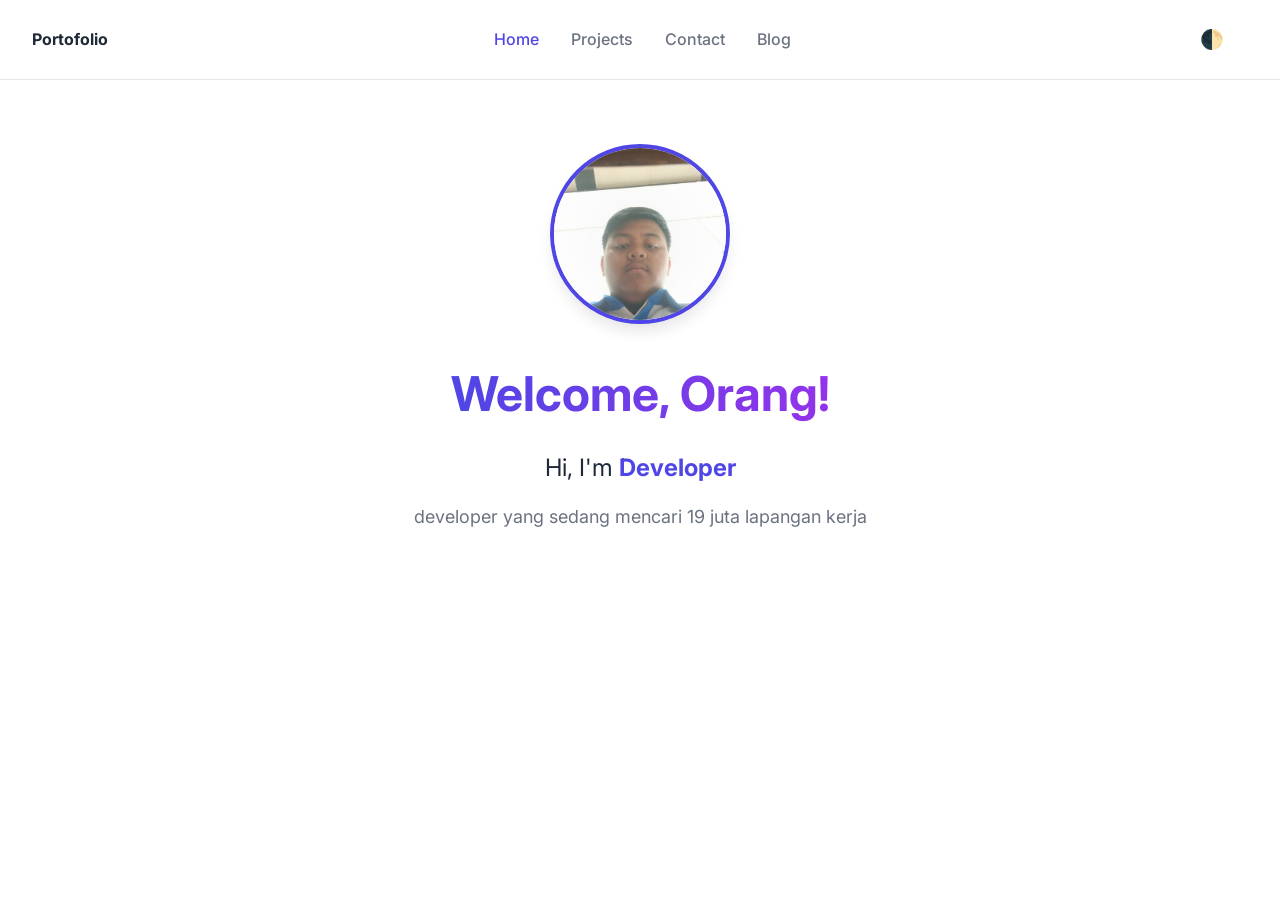
<file: index.html>
<!DOCTYPE html>
<html lang="en">
<head>
  <meta charset="UTF-8">
  <meta name="viewport" content="width=device-width, initial-scale=1.0">
  <title>Home | My Portfolio</title>
  <link rel="stylesheet" href="style.css">
  <link rel="preconnect" href="https://fonts.googleapis.com">
  <link rel="preconnect" href="https://fonts.gstatic.com" crossorigin>
  <link href="https://fonts.googleapis.com/css2?family=Inter:wght@400;500;600;700&display=swap" rel="stylesheet">
</head>
<body>
  <nav>
    <div class="logo"><strong>Portofolio</strong></div>
    <ul class="nav-links">
      <li><a href="index.html" class="active">Home</a></li>
      <li><a href="projects.html">Projects</a></li>
      <li><a href="contact.html">Contact</a></li>
      <li><a href="blog.html">Blog</a></li>
    </ul>
    <button id="theme-toggle" style="background:none; border:none; cursor:pointer; font-size:1.2rem;">🌓</button>
  </nav>

  <main class="container">
    <section class="profile-section">
      <img src="assets/foto.jpeg" alt="Profile Picture" class="profile-img">
      <h1 id="welcome-msg">Welcome, Orang!</h1>
      <p class="greeting">Hi, I'm <span id="display-name" style="font-weight: 700; color: var(--primary);">Developer</span></p>
      <div class="description">
        <p>developer yang sedang mencari 19 juta lapangan kerja</p>
      </div>
    </section>
  </main>

  <script src="script.js"></script>
</body>
</html>
</file>
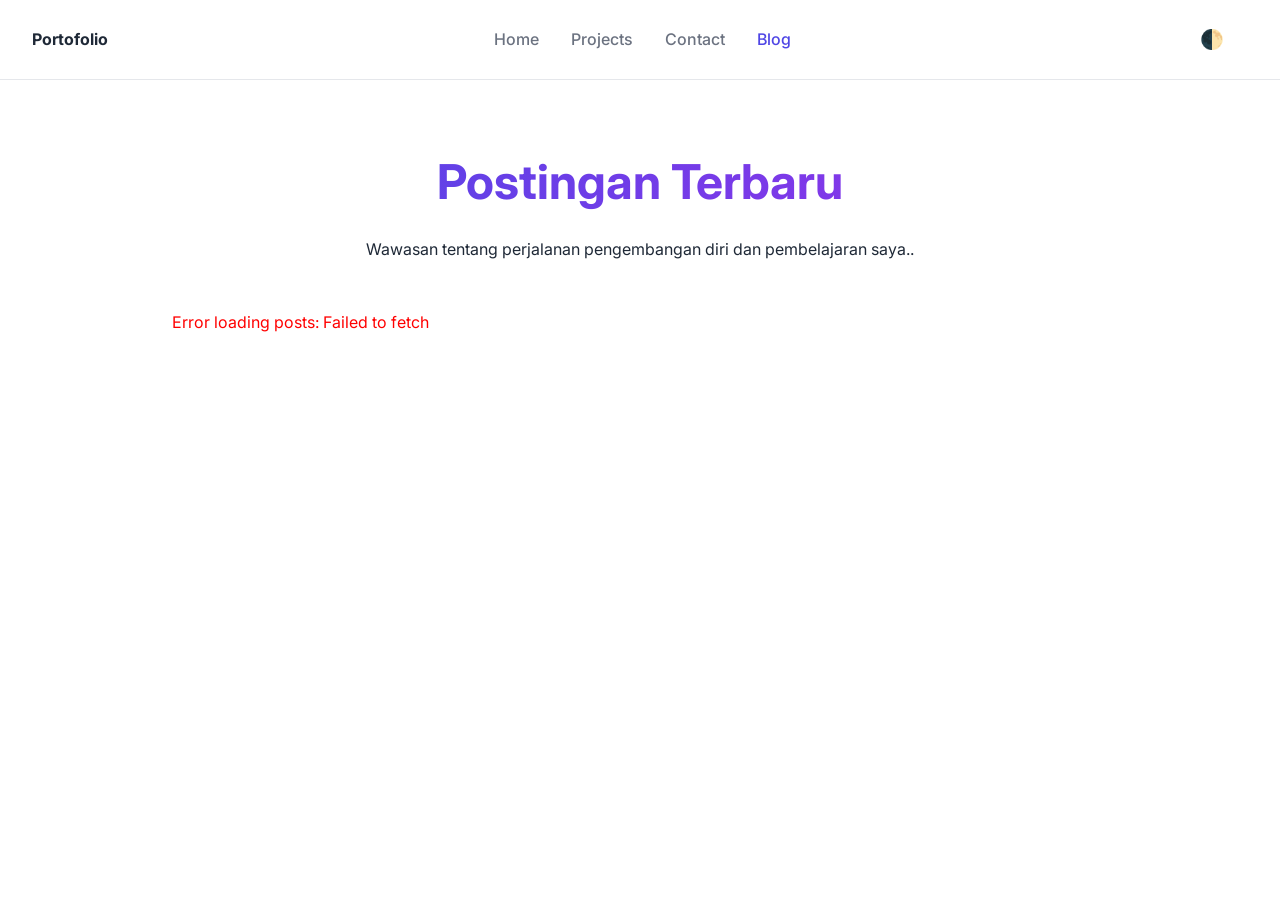
<file: blog.html>
<!DOCTYPE html>
<html lang="en">

<head>
    <meta charset="UTF-8">
    <meta name="viewport" content="width=device-width, initial-scale=1.0">
    <title>Blog | My Portfolio</title>
    <link rel="stylesheet" href="style.css">
    <link rel="preconnect" href="https://fonts.googleapis.com">
    <link rel="preconnect" href="https://fonts.gstatic.com" crossorigin>
    <link href="https://fonts.googleapis.com/css2?family=Inter:wght@400;500;600;700&display=swap" rel="stylesheet">
</head>

<body>
    <nav>
        <div class="logo"><strong>Portofolio</strong></div>
        <ul class="nav-links">
            <li><a href="index.html">Home</a></li>
            <li><a href="projects.html">Projects</a></li>
            <li><a href="contact.html">Contact</a></li>
            <li><a href="blog.html" class="active">Blog</a></li>
        </ul>
        <button id="theme-toggle" style="background:none; border:none; cursor:pointer; font-size:1.2rem;">🌓</button>
    </nav>

    <main class="container">
        <header>
            <h1>Postingan Terbaru</h1>
            <p>Wawasan tentang perjalanan pengembangan diri dan pembelajaran saya..</p>
        </header>

        <div id="blog-posts" class="blog-posts">
            <!-- Posts will be loaded here via JS -->
            <p id="loading">Loading posts...</p>
        </div>
    </main>

    <script src="script.js"></script>
</body>

</html>
</file>
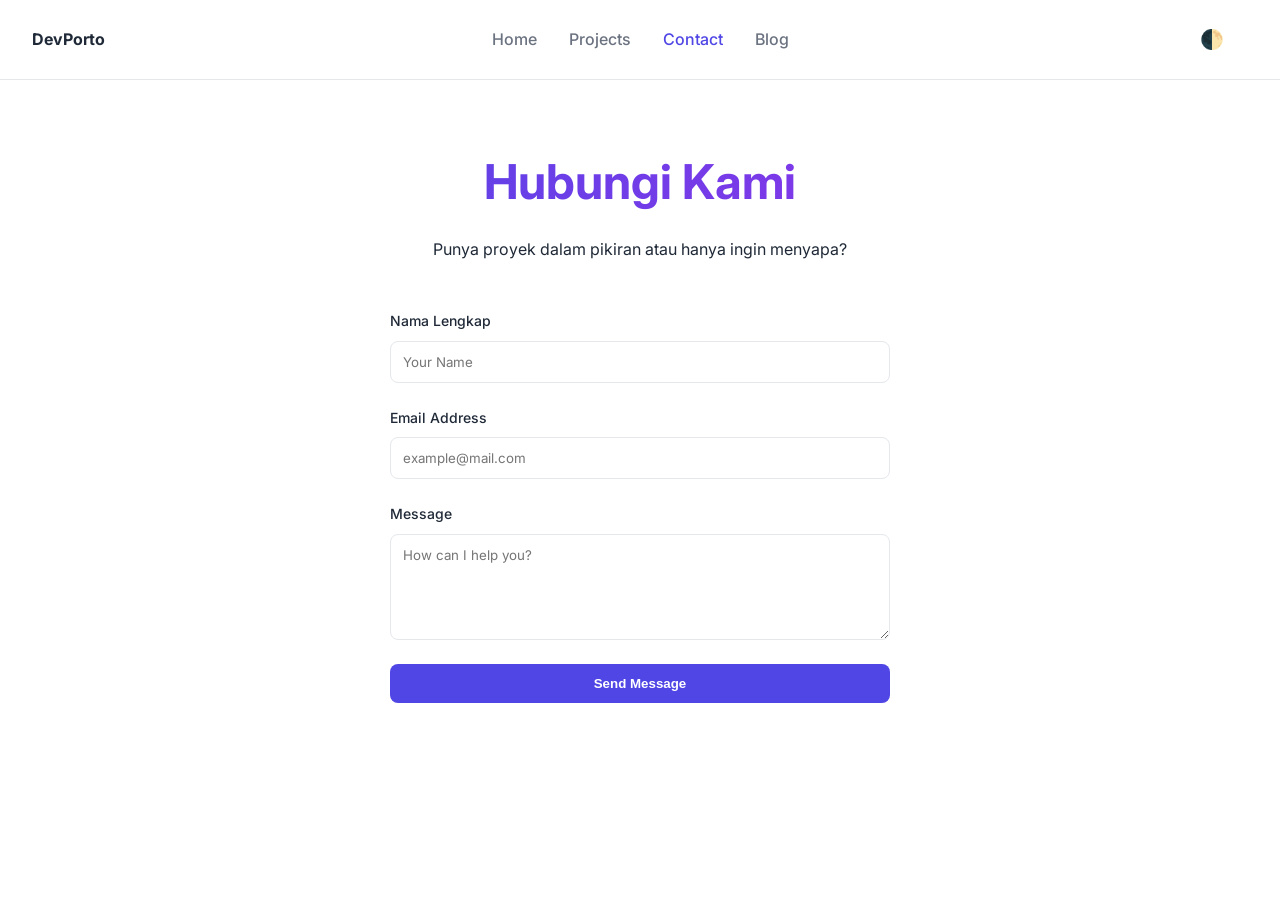
<file: contact.html>
<!DOCTYPE html>
<html lang="en">

<head>
    <meta charset="UTF-8">
    <meta name="viewport" content="width=device-width, initial-scale=1.0">
    <title>Contact | My Portfolio</title>
    <link rel="stylesheet" href="style.css">
    <link rel="preconnect" href="https://fonts.googleapis.com">
    <link rel="preconnect" href="https://fonts.gstatic.com" crossorigin>
    <link href="https://fonts.googleapis.com/css2?family=Inter:wght@400;500;600;700&display=swap" rel="stylesheet">
</head>

<body>
    <nav>
        <div class="logo"><strong>DevPorto</strong></div>
        <ul class="nav-links">
            <li><a href="index.html">Home</a></li>
            <li><a href="projects.html">Projects</a></li>
            <li><a href="contact.html" class="active">Contact</a></li>
            <li><a href="blog.html">Blog</a></li>
        </ul>
        <button id="theme-toggle" style="background:none; border:none; cursor:pointer; font-size:1.2rem;">🌓</button>
    </nav>

    <main class="container">
        <header>
            <h1>Hubungi Kami</h1>
            <p>Punya proyek dalam pikiran atau hanya ingin menyapa?</p>
        </header>

        <form id="contact-form" class="contact-form">
            <div class="form-group">
                <label for="name">Nama Lengkap</label>
                <input type="text" id="name" placeholder="Your Name" required>
            </div>
            <div class="form-group">
                <label for="email">Email Address</label>
                <input type="email" id="email" placeholder="example@mail.com" required>
            </div>
            <div class="form-group">
                <label for="message">Message</label>
                <textarea id="message" rows="5" placeholder="How can I help you?" required></textarea>
            </div>
            <button type="submit" id="submit-btn">Send Message</button>
        </form>

        <div id="display-area" class="submitted-data" style="display: none;">
            <h3>Message Sent!</h3>
            <p><strong>Name:</strong> <span id="res-name"></span></p>
            <p><strong>Email:</strong> <span id="res-email"></span></p>
            <p><strong>Message:</strong> <span id="res-msg"></span></p>
        </div>
    </main>

    <script src="script.js"></script>
</body>

</html>
</file>
<file: style.css>
/* 
  Portfolio Site Styles
  Modern & Premium Design System
*/

:root {
  --primary: #4f46e5;
  --primary-hover: #4338ca;
  --bg: #ffffff;
  --text: #1f2937;
  --text-light: #6b7280;
  --card-bg: #f9fafb;
  --border: #e5e7eb;
  --nav-bg: rgba(255, 255, 255, 0.8);
  --transition: all 0.3s ease;
}

[data-theme="dark"] {
  --bg: #111827;
  --text: #f9fafb;
  --text-light: #9ca3af;
  --card-bg: #1f2937;
  --border: #374151;
  --nav-bg: rgba(17, 24, 39, 0.8);
}

* {
  margin: 0;
  padding: 0;
  box-sizing: border-box;
}

body {
  font-family: 'Inter', system-ui, -apple-system, sans-serif;
  background-color: var(--bg);
  color: var(--text);
  line-height: 1.6;
  transition: var(--transition);
}

/* Navbar */
nav {
  position: sticky;
  top: 0;
  background: var(--nav-bg);
  backdrop-filter: blur(8px);
  border-bottom: 1px solid var(--border);
  z-index: 1000;
  padding: 1rem 2rem;
  display: flex;
  justify-content: space-between;
  align-items: center;
}

.nav-links {
  display: flex;
  list-style: none;
  gap: 2rem;
}

.nav-links a {
  text-decoration: none;
  color: var(--text-light);
  font-weight: 500;
  transition: var(--transition);
}

.nav-links a:hover, .nav-links a.active {
  color: var(--primary);
}

/* Layout */
.container {
  max-width: 1000px;
  margin: 0 auto;
  padding: 4rem 2rem;
}

header {
  text-align: center;
  margin-bottom: 3rem;
}

h1 {
  font-size: 3rem;
  margin-bottom: 1rem;
  background: linear-gradient(to right, #4f46e5, #9333ea);
  -webkit-background-clip: text;
  -webkit-text-fill-color: transparent;
}

/* Home Section */
.profile-section {
  display: flex;
  flex-direction: column;
  align-items: center;
  text-align: center;
}

.profile-img {
  width: 180px;
  height: 180px;
  border-radius: 50%;
  object-fit: cover;
  margin-bottom: 2rem;
  border: 4px solid var(--primary);
  box-shadow: 0 10px 15px -3px rgba(0, 0, 0, 0.1);
}

.greeting {
  font-size: 1.5rem;
  margin-bottom: 1rem;
}

.description {
  max-width: 600px;
  color: var(--text-light);
  font-size: 1.125rem;
}

/* Project Grid */
.project-list {
  display: grid;
  grid-template-columns: repeat(auto-fit, minmax(300px, 1fr));
  gap: 2rem;
  list-style: none;
}

.project-card {
  background: var(--card-bg);
  border: 1px solid var(--border);
  border-radius: 1rem;
  overflow: hidden;
  transition: transform 0.3s ease, box-shadow 0.3s ease;
}

.project-card:hover {
  transform: translateY(-5px);
  box-shadow: 0 10px 25px -5px rgba(0, 0, 0, 0.1);
}

.project-thumb {
  width: 100%;
  height: 200px;
  object-fit: cover;
}

.project-info {
  padding: 1.5rem;
}

/* Contact Form */
.contact-form {
  max-width: 500px;
  margin: 0 auto;
  display: flex;
  flex-direction: column;
  gap: 1.5rem;
}

.form-group {
  display: flex;
  flex-direction: column;
  gap: 0.5rem;
}

label {
  font-weight: 500;
  font-size: 0.875rem;
}

input, textarea {
  padding: 0.75rem;
  border: 1px solid var(--border);
  border-radius: 0.5rem;
  background: var(--bg);
  color: var(--text);
  font-family: inherit;
  transition: border-color 0.2s;
}

input:focus, textarea:focus {
  outline: none;
  border-color: var(--primary);
  ring: 2px solid var(--primary);
}

button {
  padding: 0.75rem 1.5rem;
  background: var(--primary);
  color: white;
  border: none;
  border-radius: 0.5rem;
  font-weight: 600;
  cursor: pointer;
  transition: var(--transition);
}

button:hover {
  background: var(--primary-hover);
}

.submitted-data {
  margin-top: 3rem;
  padding: 2rem;
  background: var(--card-bg);
  border-radius: 1rem;
  border: 1px dashed var(--primary);
}

/* Blog */
.blog-posts {
  display: flex;
  flex-direction: column;
  gap: 1.5rem;
}

.post-card {
  padding: 1.5rem;
  background: var(--card-bg);
  border-radius: 0.5rem;
  border: 1px solid var(--border);
}

/* Responsive */
@media (max-width: 768px) {
  h1 { font-size: 2.25rem; }
  .nav-links { gap: 1rem; }
  .container { padding: 2rem 1rem; }
}
</file>
